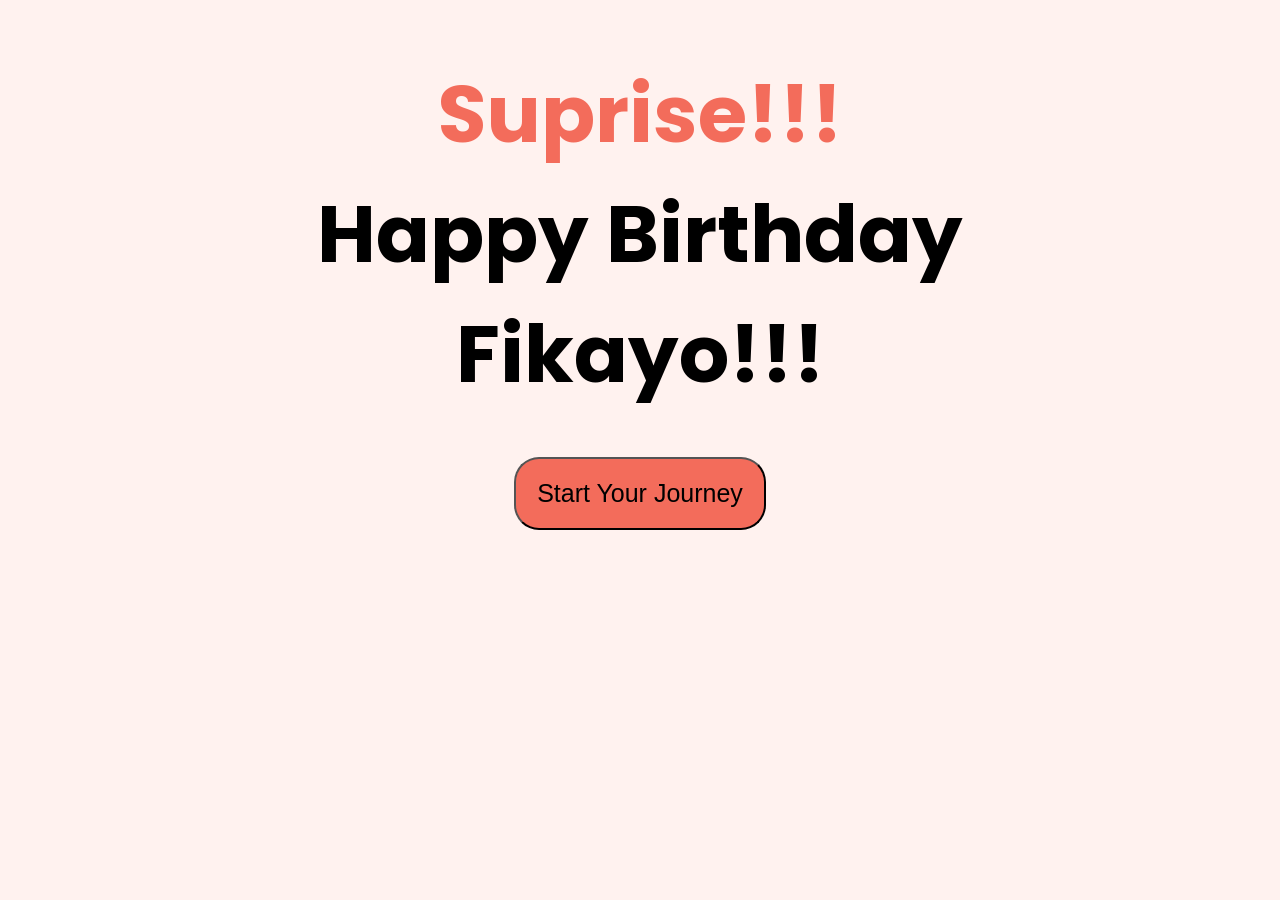
<file: index.html>
<!DOCTYPE html>
<html lang="en">
<head>
    <meta charset="UTF-8">
    <meta name="viewport" content="width=device-width, initial-scale=1.0">
    <title>Document</title>
    <link href="https://fonts.googleapis.com/css2?family=Poppins:wght@400;600;700&display=swap" rel="stylesheet">
    <link rel="stylesheet" href="style.css">
</head>
<body>
    <h1>
        <span>Suprise!!!</span><br>Happy Birthday <br>Fikayo!!!<br>
        <a href="main.html"><button>Start Your Journey</button></a>
    </h1>
</body>
</html>
</file>
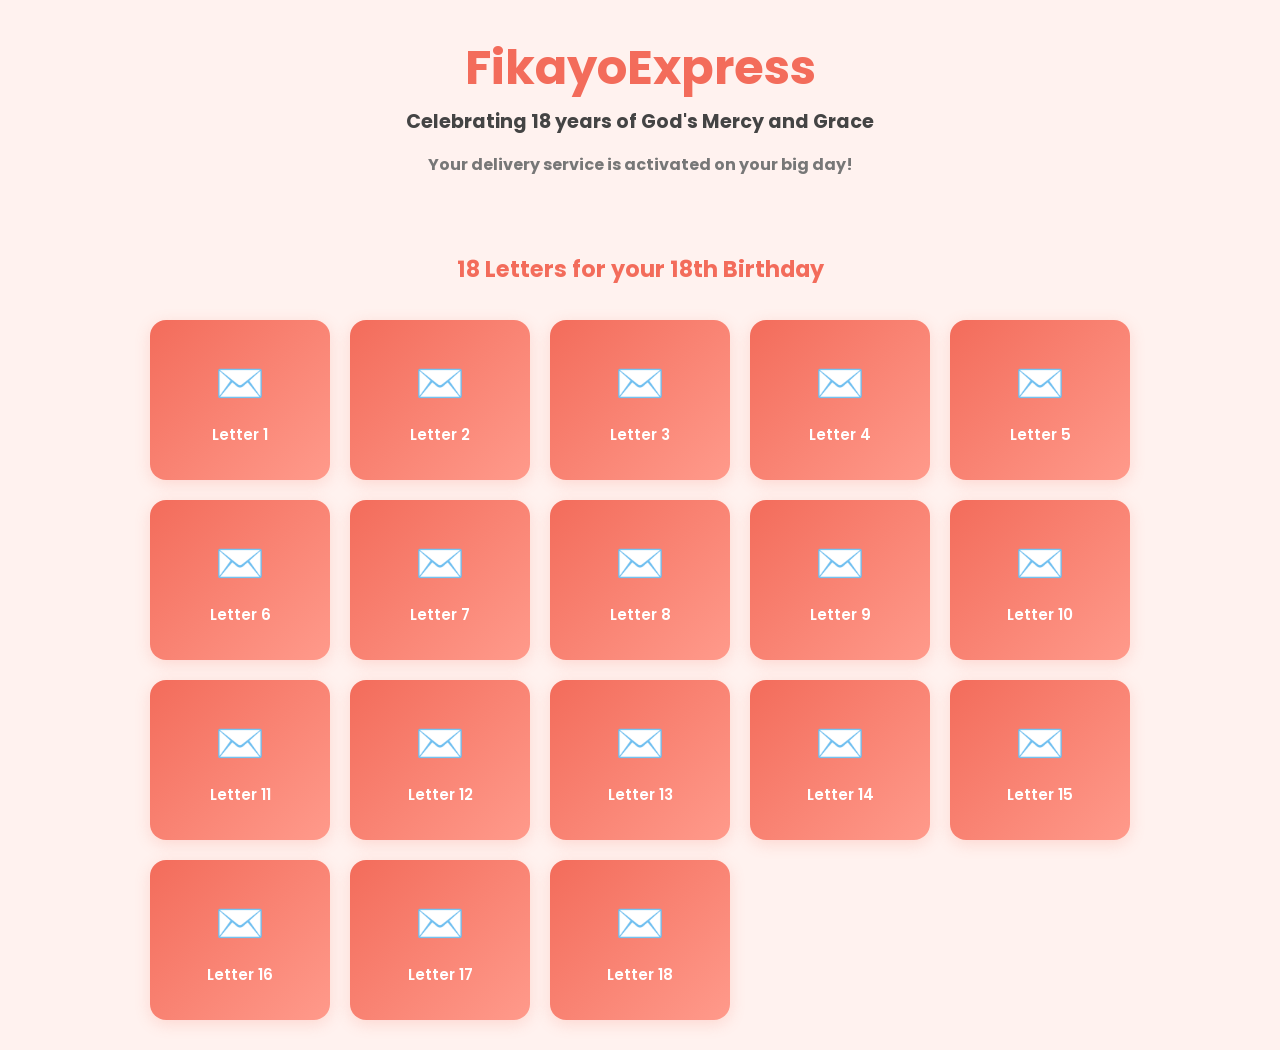
<file: main.html>
<!DOCTYPE html>
<html lang="en">
<head>
    <meta charset="UTF-8">
    <meta name="viewport" content="width=device-width, initial-scale=1.0">
    <title>FikayoExpress</title>
    <link href="https://fonts.googleapis.com/css2?family=Poppins:wght@400;600;700&display=swap" rel="stylesheet">
    <link rel="stylesheet" href="https://cdnjs.cloudflare.com/ajax/libs/font-awesome/6.5.0/css/all.min.css">
    <link rel="stylesheet" href="mainstyle.css">
</head>
<body>

    <h1 class="center">FikayoExpress</h1>
    <h2 class="center">Celebrating 18 years of God's Mercy and Grace</h2>
    <h3 class="center">Your delivery service is activated on your big day!</h3>

    <div id="letter">
        <p id="lettertitle">18 Letters for your 18th Birthday</p>
        <div class="lettercontainer">

            <div class="indletter" onclick="flipCard(this)">
                <div class="card-inner">
                    <div class="card-front">Letter 1</div>
                    <div class="card-back">Happy Birthday Fikayo! You are one of a kind. 🎉</div>
                </div>
            </div>

            <div class="indletter" onclick="flipCard(this)">
                <div class="card-inner">
                    <div class="card-front">Letter 2</div>
                    <div class="card-back">18 years of pure joy and laughter. Keep shining! ✨</div>
                </div>
            </div>

            <div class="indletter" onclick="flipCard(this)">
                <div class="card-inner">
                    <div class="card-front">Letter 3</div>
                    <div class="card-back">Your smile lights up every room you walk into. 😊</div>
                </div>
            </div>

            <div class="indletter" onclick="flipCard(this)">
                <div class="card-inner">
                    <div class="card-front">Letter 4</div>
                    <div class="card-back">God has amazing plans for your future. Trust the process! 🙏</div>
                </div>
            </div>

            <div class="indletter" onclick="flipCard(this)">
                <div class="card-inner">
                    <div class="card-front">Letter 5</div>
                    <div class="card-back">You have grown into such an incredible person. So proud of you! 💪</div>
                </div>
            </div>

            <div class="indletter" onclick="flipCard(this)">
                <div class="card-inner">
                    <div class="card-front">Letter 6</div>
                    <div class="card-back">May this year be your best yet, full of blessings! 🌟</div>
                </div>
            </div>

            <div class="indletter" onclick="flipCard(this)">
                <div class="card-inner">
                    <div class="card-front">Letter 7</div>
                    <div class="card-back">Your kindness makes the world a better place. Never change! 💛</div>
                </div>
            </div>

            <div class="indletter" onclick="flipCard(this)">
                <div class="card-inner">
                    <div class="card-front">Letter 8</div>
                    <div class="card-back">18 looks absolutely amazing on you! 🎂</div>
                </div>
            </div>

            <div class="indletter" onclick="flipCard(this)">
                <div class="card-inner">
                    <div class="card-front">Letter 9</div>
                    <div class="card-back">You inspire everyone around you without even trying. 🌸</div>
                </div>
            </div>

            <div class="indletter" onclick="flipCard(this)">
                <div class="card-inner">
                    <div class="card-front">Letter 10</div>
                    <div class="card-back">The best is yet to come. Your story is just beginning! 📖</div>
                </div>
            </div>

            <div class="indletter" onclick="flipCard(this)">
                <div class="card-inner">
                    <div class="card-front">Letter 11</div>
                    <div class="card-back">Keep dreaming big — your goals are worth chasing! 🚀</div>
                </div>
            </div>

            <div class="indletter" onclick="flipCard(this)">
                <div class="card-inner">
                    <div class="card-front">Letter 12</div>
                    <div class="card-back">You are loved more than words can express. Happy 18th! ❤️</div>
                </div>
            </div>

            <div class="indletter" onclick="flipCard(this)">
                <div class="card-inner">
                    <div class="card-front">Letter 13</div>
                    <div class="card-back">May grace and mercy follow you all the days of your life. 🕊️</div>
                </div>
            </div>

            <div class="indletter" onclick="flipCard(this)">
                <div class="card-inner">
                    <div class="card-front">Letter 14</div>
                    <div class="card-back">Your potential is limitless. Go change the world! 🌍</div>
                </div>
            </div>

            <div class="indletter" onclick="flipCard(this)">
                <div class="card-inner">
                    <div class="card-front">Letter 15</div>
                    <div class="card-back">Wishing you a lifetime of happiness and good health! 🌈</div>
                </div>
            </div>

            <div class="indletter" onclick="flipCard(this)">
                <div class="card-inner">
                    <div class="card-front">Letter 16</div>
                    <div class="card-back">So grateful to celebrate this milestone with you! 🎊</div>
                </div>
            </div>

            <div class="indletter" onclick="flipCard(this)">
                <div class="card-inner">
                    <div class="card-front">Letter 17</div>
                    <div class="card-back">You are fearfully and wonderfully made. Never forget it! 💫</div>
                </div>
            </div>

            <div class="indletter" onclick="flipCard(this)">
                <div class="card-inner">
                    <div class="card-front">Letter 18</div>
                    <div class="card-back">18 years of being YOU — and the world is better for it. Happy Birthday! 🎁🎉</div>
                </div>
            </div>

        </div>
    </div>

    <!-- Confetti canvas -->
    <canvas id="confettiCanvas"></canvas>

    <script>
        // ── CARD FLIP ──────────────────────────────────────────
        function flipCard(card) {
            card.classList.toggle('flipped');
            launchConfetti();
        }

        // ── CONFETTI ───────────────────────────────────────────
        const canvas = document.getElementById('confettiCanvas');
        const ctx = canvas.getContext('2d');
        let confettiPieces = [];
        let animating = false;

        canvas.width = window.innerWidth;
        canvas.height = window.innerHeight;
        window.addEventListener('resize', () => {
            canvas.width = window.innerWidth;
            canvas.height = window.innerHeight;
        });

        const colors = ['#F36C5B', '#FFD700', '#FF69B4', '#87CEEB', '#98FB98', '#DDA0DD', '#FFA07A'];

        function createConfetti() {
            for (let i = 0; i < 80; i++) {
                confettiPieces.push({
                    x: Math.random() * canvas.width,
                    y: Math.random() * -canvas.height,
                    w: Math.random() * 10 + 6,
                    h: Math.random() * 6 + 4,
                    color: colors[Math.floor(Math.random() * colors.length)],
                    rotation: Math.random() * 360,
                    speedY: Math.random() * 3 + 2,
                    speedX: (Math.random() - 0.5) * 2,
                    spin: (Math.random() - 0.5) * 5
                });
            }
        }

        function drawConfetti() {
            ctx.clearRect(0, 0, canvas.width, canvas.height);
            confettiPieces.forEach(p => {
                ctx.save();
                ctx.translate(p.x + p.w / 2, p.y + p.h / 2);
                ctx.rotate((p.rotation * Math.PI) / 180);
                ctx.fillStyle = p.color;
                ctx.fillRect(-p.w / 2, -p.h / 2, p.w, p.h);
                ctx.restore();
                p.y += p.speedY;
                p.x += p.speedX;
                p.rotation += p.spin;
            });
            confettiPieces = confettiPieces.filter(p => p.y < canvas.height + 20);
            if (confettiPieces.length > 0) {
                requestAnimationFrame(drawConfetti);
            } else {
                animating = false;
                ctx.clearRect(0, 0, canvas.width, canvas.height);
            }
        }

        function launchConfetti() {
            createConfetti();
            if (!animating) {
                animating = true;
                drawConfetti();
            }
        }


    </script>
</body>
</html>
</file>
<file: style.css>
body {
  font-family: 'Poppins', 'Segoe UI', 'Helvetica Neue', sans-serif;
  background-color: #FFF2EF;
}

span {
    color: #F36C5B

}

h1 {
    text-align: center;
    font-size: 5rem;
}

button {
    width: 20%;
    font-size: 25px;
    padding: 20px;
    background-color: #F36C5B;
    border-radius: 25px;
    cursor: pointer;
}
</file>
<file: mainstyle.css>
body {
  font-family: 'Poppins', 'Segoe UI', 'Helvetica Neue', sans-serif;
  background-color: #FFF2EF;
  margin: 0;
  padding: 0;
}

.center {
  text-align: center;
}

h1 {
  color: #F36C5B;
  font-size: 3rem;
  margin-bottom: 0.2rem;
}

h2 {
  font-size: 1.2rem;
  color: #444;
  margin: 0.2rem 0;
}

h3 {
  font-size: 1rem;
  color: #777;
  margin-bottom: 2rem;
}

/* ── LETTER SECTION ─────────────────────────────────── */
#letter {
  max-width: 1000px;
  margin: 0 auto;
  padding: 20px;
}

#lettertitle {
  text-align: center;
  font-size: 1.4rem;
  font-weight: 700;
  color: #F36C5B;
  margin-bottom: 1.5rem;
}

.lettercontainer {
  display: grid;
  grid-template-columns: repeat(auto-fill, minmax(150px, 1fr));
  gap: 20px;
  padding: 10px;
}

/* ── CARD FLIP ──────────────────────────────────────── */
.indletter {
  height: 160px;
  perspective: 1000px;
  cursor: pointer;
}

.card-inner {
  position: relative;
  width: 100%;
  height: 100%;
  -webkit-transform-style: preserve-3d;
  transform-style: preserve-3d;
  transition: transform 0.6s cubic-bezier(0.4, 0, 0.2, 1);
  border-radius: 16px;
}

.indletter.flipped .card-inner {
  transform: rotateY(180deg);
}

.card-front,
.card-back {
  position: absolute;
  width: 100%;
  height: 100%;
  -webkit-backface-visibility: hidden;
  backface-visibility: hidden;
  border-radius: 16px;
  display: flex;
  align-items: center;
  justify-content: center;
  font-weight: 600;
  font-size: 0.95rem;
  text-align: center;
  padding: 12px;
  box-sizing: border-box;
  box-shadow: 0 4px 16px rgba(243, 108, 91, 0.2);
  overflow: hidden;
}

.card-front {
  background: linear-gradient(135deg, #F36C5B, #ff9a8b);
  color: white;
  flex-direction: column;
  gap: 10px;
}

.card-front::before {
  content: '✉️';
  font-size: 2.5rem;
}

.card-back {
  background: linear-gradient(135deg, #fff0ee, #ffe4e0);
  color: #333;
  font-size: 0.82rem;
  font-weight: 500;
  -webkit-transform: rotateY(180deg);
  transform: rotateY(180deg);
  border: 2px solid #F36C5B;
}

.indletter:hover .card-inner {
  box-shadow: 0 8px 24px rgba(243, 108, 91, 0.35);
}



/* ── CONFETTI CANVAS ────────────────────────────────── */
#confettiCanvas {
  position: fixed;
  top: 0;
  left: 0;
  width: 100%;
  height: 100%;
  pointer-events: none;
  z-index: 999;
}
</file>
